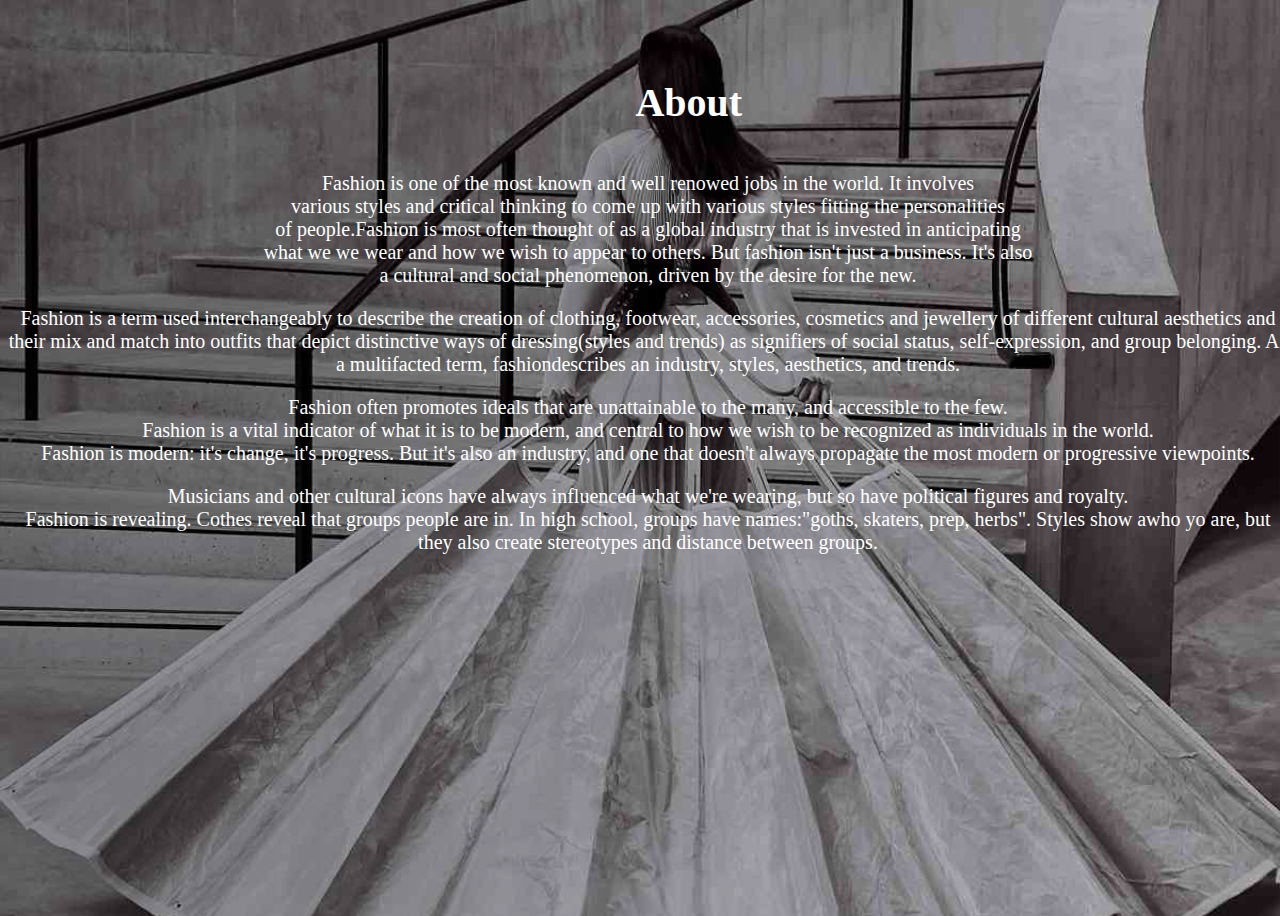
<file: About.html>
<head>
    <head>
        <style>
            p {
                color: white;
                font-family: 'Times New Roman', Times, serif;
                font-size: 20px;
                text-align: center;
            }
            nav{
    display: flex;
    align-items: center;
    justify-content: space-between;
    padding-top: 45px;
    padding-left: 8%;
    padding-right: 8%;
    margin-right: 200px;
}
nav ul li{
    list-style-type: none;
    display: inline-block;
    padding: 10px 25px;
    font-size: 40px;
    font-weight: bold;
    margin-left: 300px;
}
nav ul li a{
    color: white;
    text-decoration: none;
    font-weight: bold;
    text-transform: capitalize;
    margin-left: 160px;
}
nav ul li a:hover{
    color: #4200f9;
    transition: .4s;
}
        </style>
        <title>About</title>
    </head>
    <body style="background-image:  linear-gradient(to right, rgba(0,0,0,0.445),rgba(0,0,0,0.217)),url(./images.jpg); height: 100vh; width: 100%; background-position: center; background-size: cover">
        <div class="about">
            <div class="explain">
                <div>
                    <nav>
                       <ul>
                        <li><a href="#">About</a></li>
                       </ul>
                    </nav>
                <p>Fashion is one of the most known and well renowed jobs in the world. It involves <br>various styles and critical 
                    thinking to come up with various styles fitting the personalities <br>of people.Fashion is most often thought of as a global industry that is 
                    invested in anticipating <br>what we we wear and how we wish to appear to others. But fashion isn't just a business.
                    It's also <br>a cultural and social phenomenon, driven by the desire for the new.
                </p>
                <p><bold>Fashion</bold> is a term used interchangeably to describe the creation of clothing, footwear, accessories, cosmetics
                and jewellery of different cultural aesthetics and their mix and match into outfits that depict distinctive ways of
            dressing(styles and trends) as signifiers of social status, self-expression, and group belonging. As a multifacted term, fashiondescribes an industry,
        styles, aesthetics, and trends.</p>
        <p>Fashion often promotes ideals that are unattainable to the many, and accessible to the few.<br>
        Fashion is a vital indicator of what it is to be modern, and central to how we wish to be recognized as individuals in the world.<br>
    Fashion is modern: it's change, it's progress. But it's also an industry, and one that doesn't always propagate the most modern or progressive viewpoints.</p>
    <p>Musicians and other cultural icons have always influenced what we're wearing, but so have political figures and royalty.<br>
    Fashion is revealing. Cothes reveal that groups people are in. In high school, groups have names:"goths, skaters, prep, herbs". Styles show awho yo are, but they 
also create stereotypes and distance between groups.</p>
</div>
            </div>
        </div>
    </body>
</head>
</file>
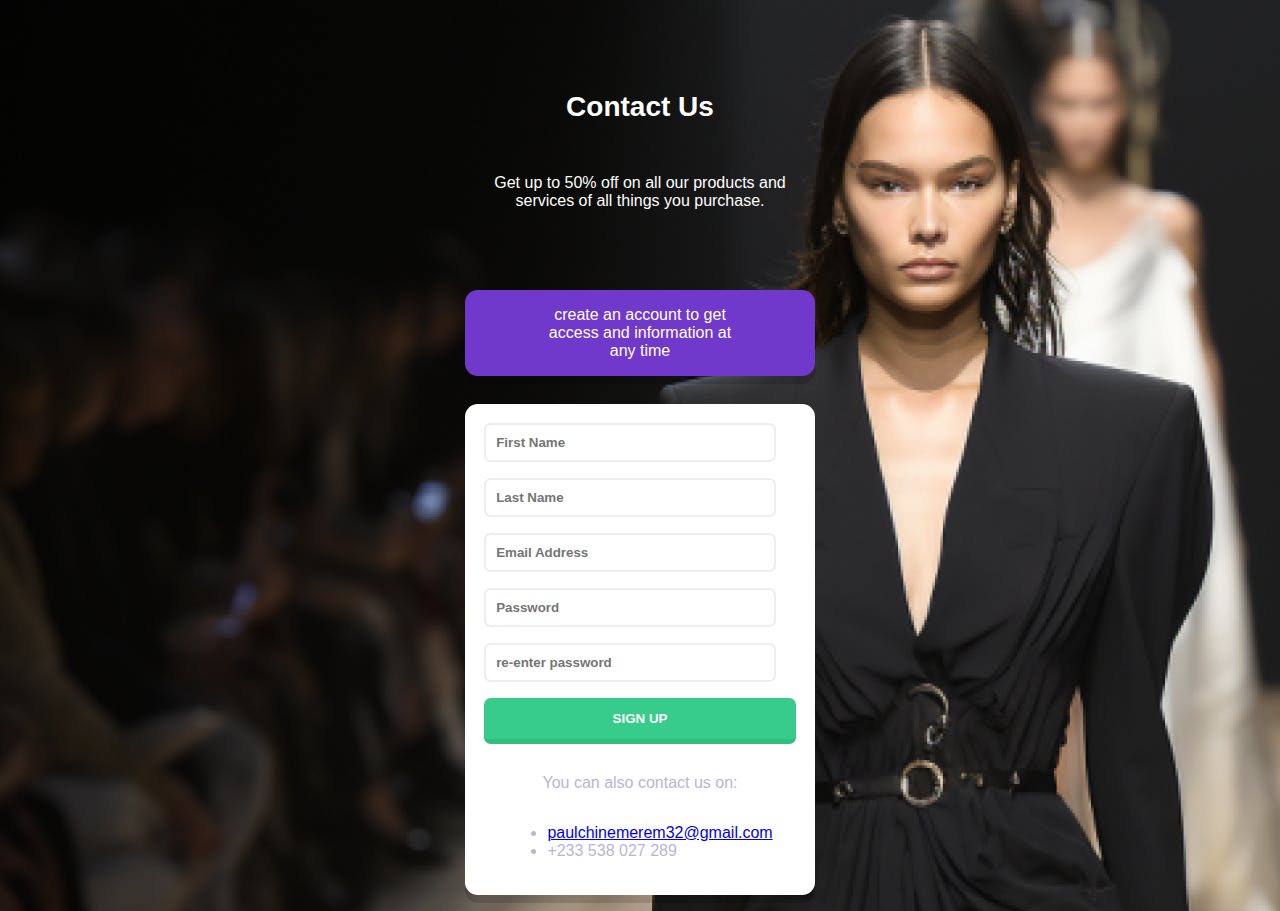
<file: Contact.html>
<html>
  <head>
    <title>Contact Us</title>
    <style>
      body{
        display:flex;
        justify-content: center;
        padding:3rem 0;
        font-family: "poppins", sans-serif;
        font-size:1rem;
        color:white;
        background-image: url(./help.jpg);
      }

      main{
        max-width: 350px;
        display:flex;
        flex-direction:column;
        align-items: center;
      }

      .intro{
        display:flex;
        flex-direction: column;
        justify-content:center ;
        align-items: center;
        text-align:center;
        width: 100%;
        margin-bottom: 3rem;
      }
      .title{
        padding:1rem;
        font-size: 1.75rem;
      }
      .sign-up{
        width:100%;
      }

      .sign-up-para{
        padding:1rem 5rem;
        margin-bottom: 1.75rem;
        border-radius: 0.8rem;
        box-shadow: 0 8px 0px rgba(0 0 0/0.15);
        background-color: #7138cc;
        text-align:center;
      }
      .sign-up-form{
       display: flex;
       flex-direction: column;
       align-items:center;
       padding: 1.2rem;
       border-radius: 0.8rem;
       box-shadow:0 8px 0px rgba(0 0 0/0.15);
       color:#b9b6d3;
       background-color: white;
      }

      .form-input{
        width:100%;
        margin-bottom: 1em;
        position:relative;
      }

      .form-input input{
        width:calc(100% - 20px);
        padding: 10px;
        border:2px solid rgba(185, 182, 211, 0.25);
        border-radius:0.5em;
        font-weight:600;
        color:#3e3c49;
      }
      .form-input input:focus{
        outline:none;
        border: 2px solid #b9b6d3;
      }
      .submit-btn{
        cursor:pointer;
        width:100%;
        padding:1em;
        margin-bottom:1em;
        border: none;
        border-bottom:5px solid #31bf81;
        border-radius:0.5em;
        background-color: #38cc8c;
        color: white;
        font-weight: 600;
        text-transform: uppercase;
      }
      .submit-btn:hover{
        background-color: #5dd5a1;
      } 
    </style>
  </head>
  <body>
    <main>
      <section class="intro">
        <h1 class="title">Contact Us</h1>
        <p>Get up to 50% off on all
          our products and services of all things you purchase.
        </p>
      </section>
      <section class="sign-up">
        <p class="sign-up-para">
          create an account to get access and information at any time
        </p>
        <form class="sign-up-form">
          <div class="form-input">
            <input type="text" name="first-name" id="First-name" placeholder="First Name" required/>
          </div>
          <div class="form-input">
          <input type="text" name="last-name" id="Last-name" placeholder="Last Name" required/>
        </div>
        <div class="form-input">
          <input type="text" name="email" id="email" placeholder="Email Address" required/>
        </div>
        <div class="form-input">
          <input type="text" name="password" id="password" placeholder="Password" required/>
        </div>
        <div class="form-input">
            <input type="text" name="password" id="password" placeholder="re-enter password" required/>
          </div>
        <input class="submit-btn"
        type="submit"
        value="Sign up"/>
        <p>You can also contact us on:</p>  
    <ul>
      <li><a href="paulchinemerem32@gmail.com">paulchinemerem32@gmail.com</a></li>
      <li>+233 538 027 289</li>
    </ul>
        </form>
      </section>
    </main>
  </div>

  </body>
</html>
</file>
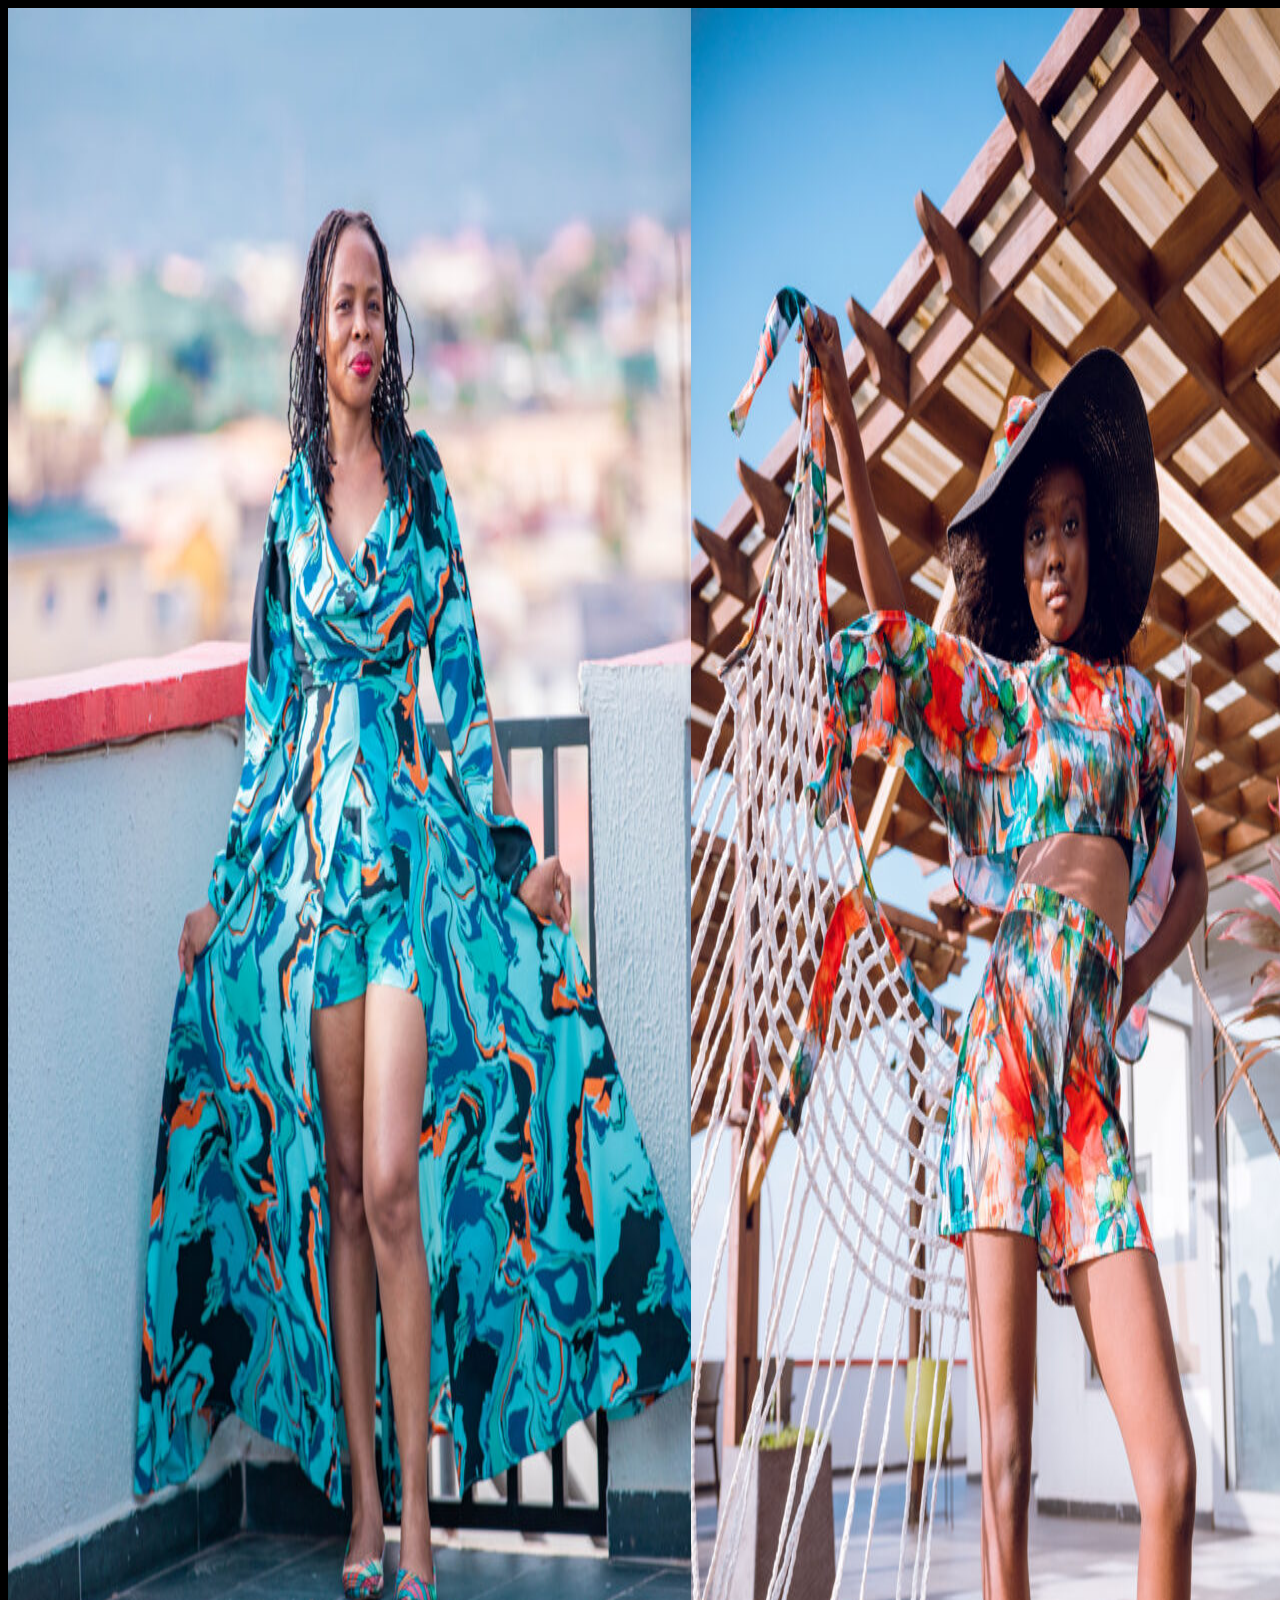
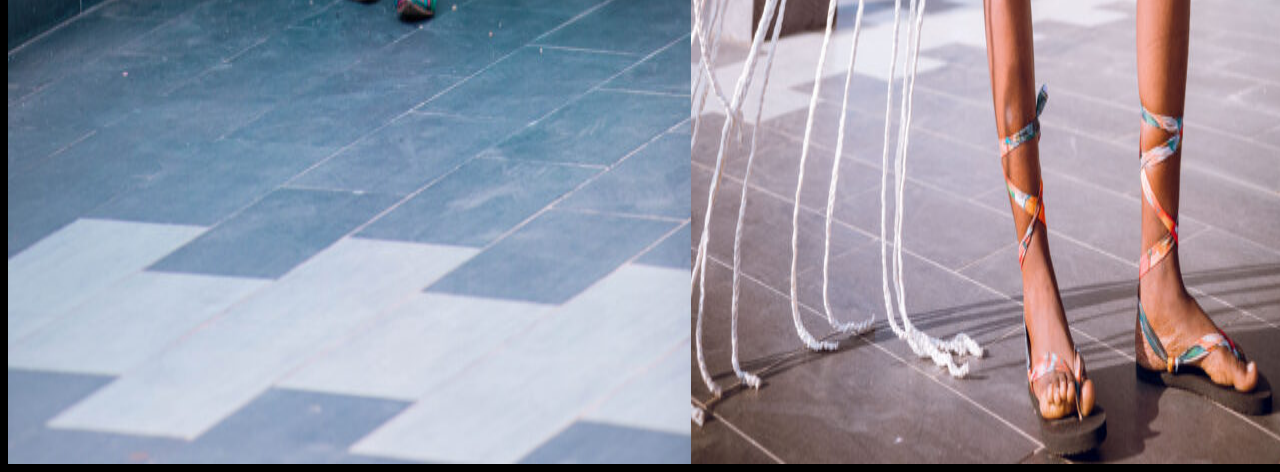
<file: Gallery.html>
<!DOCTYPE html>
<html lang="en">
<head>
    <meta charset="UTF-8">
    <meta name="viewport" content="width=device-width, initial-scale=1.0">
    <title>Gallery</title>
    <style>
        .Gallery{
            display: flex;
        
        }
        
    </style>
</head>
<body style="background: black;">
    <div class="Gallery">
        <img src="blue.jpg" width="1300px">
        <img src="hair.jpg">
        <img src="left.jpg" alt="">
        <div class="floor">
            <img src="white.jpg">
            <img src="green.jpg">
        </div>
    
    </div>
    
</body>
</html>
</file>
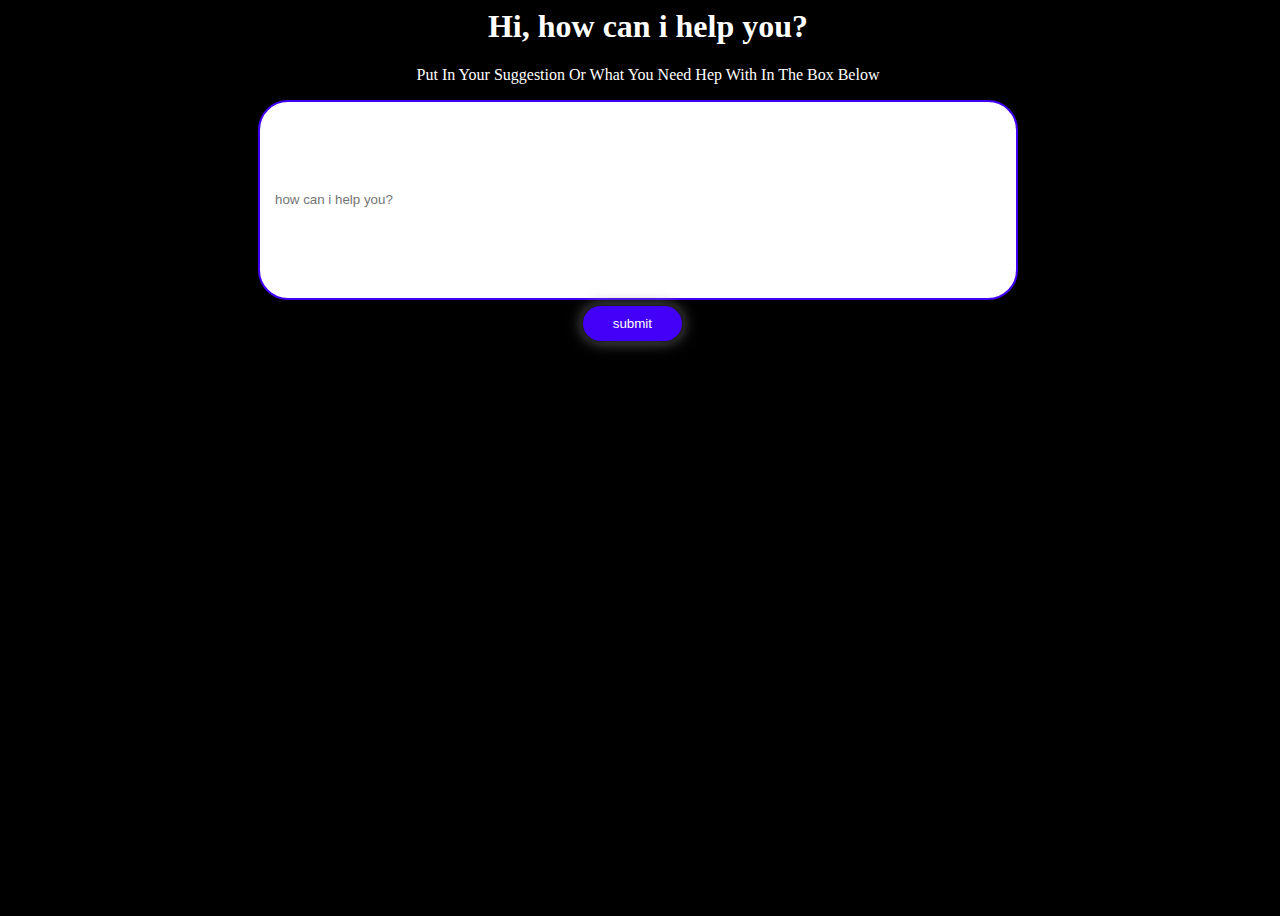
<file: Help.html>
<html>
    <head>
        <title>Help</title>
        <style>
         h1{
            color: white;
            text-align: center;
         }
         h1:hover{
    color: #4200f9;
    transition: .4s;
}
p{
    color: white;
    text-align: center;
    text-transform: capitalize;
}
.suggestion form{
    width: 380px;
    max-width: 100%;
    position: relative;
}
.suggestion form input:first-child{
    display: inline-block;
    width: 200%;
    padding: 13px 130px 14px 15px;
    border: 2px solid #4200f9;
    outline: none;
    border-radius: 30px;
    height: 200px;
    margin-left: 250px;
}
.suggestion form input:last-child{
    position: absolute;
    display: inline-block;
    outline: none;
    border: none;
    padding: 10px 30px;
    border-radius: 30px;
    background-color: #4200f9;
    color: white;
    box-shadow: 0px 0px 5px #000, 0px 0px 15px #858585;
    top: 6px;
    right: 6px;
    margin-top: 200px;
    margin-right: -300px;
    display: flex;
}
        </style>
    </head>
    <body style="background: black; height: 100vh; width: 100%; background-position: center; background-size: cover">
        <div>
        <h1>Hi, how can i help you?</h1>
        <p>put in your suggestion or what you need hep with in the box below</p>
        <div class="suggestion">
            <form>
                <input type="suggestion box" name="suggestion" id="suggestion" placeholder="how can i help you?">
                <input type="submit" name="submit" value="submit">
            </form>

        </div>
        </div>
    </body>
</html>
</file>
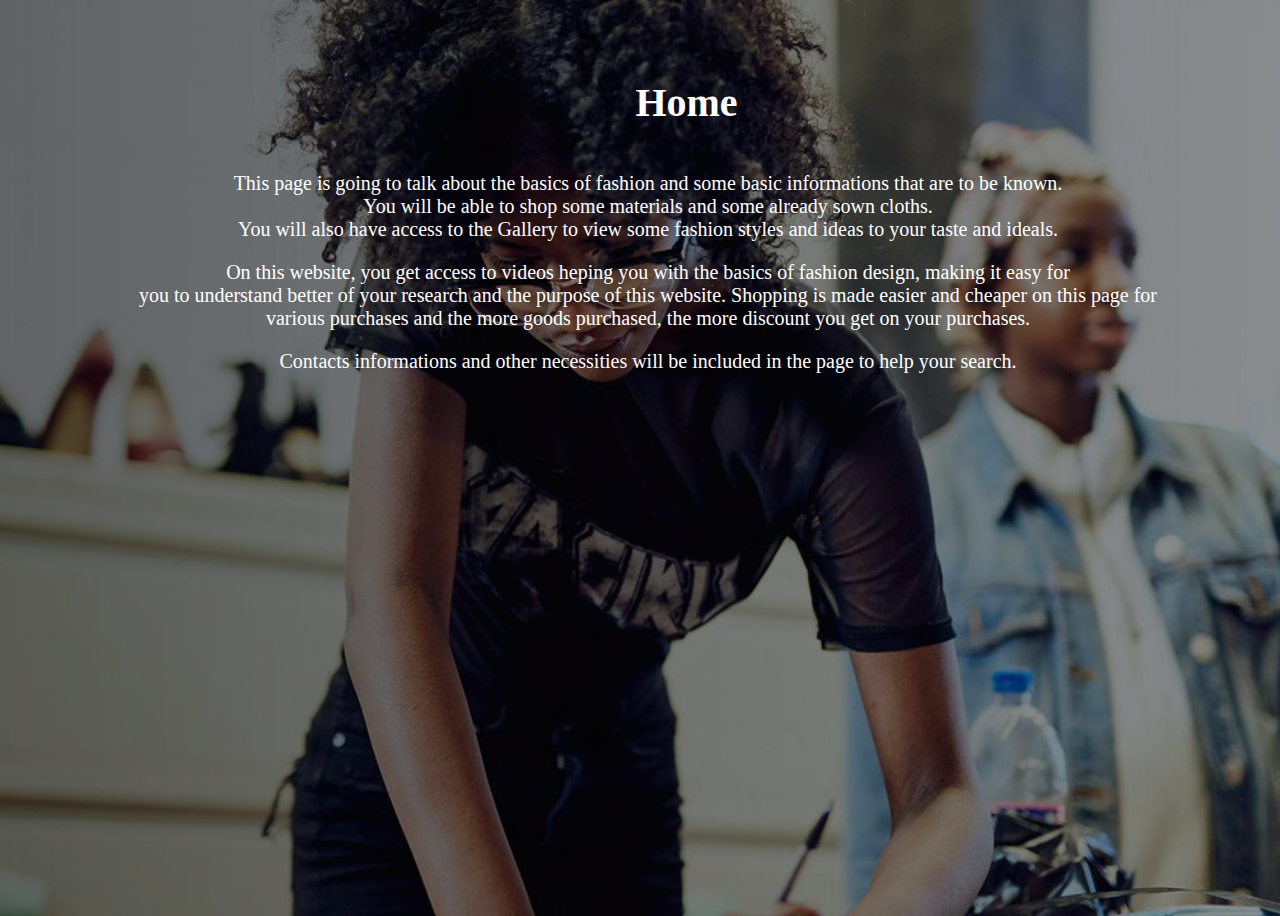
<file: Home.html>
<html>
    <head>
        <style>
            nav{
    display: flex;
    align-items: center;
    justify-content: space-between;
    padding-top: 45px;
    padding-left: 8%;
    padding-right: 8%;
}
nav ul li{
    list-style-type: none;
    display: inline-block;
    padding: 10px 25px;
    font-size: 40px;
    font-weight: bold;
    margin-left: 300px;
    text-align: center;
}
nav ul li a{
    color: white;
    text-decoration: none;
    font-weight: bold;
    text-transform: capitalize;
    text-align: center;
    margin-left: 160px;
}
nav ul li a:hover{
    color: #4200f9;
    transition: .4s;
}
p{
    color: white;
    font-size: 20px;
    font-family: 'Times New Roman', Times, serif;
    text-align: center;
}
        </style>
        <title>Home</title>
    </head>
    <body style="background-image:  linear-gradient(to right, rgba(0,0,0,0.445),rgba(0,0,0,0.217)),url(./background.jpg); height: 100vh; width: 100%; background-position: center; background-size: cover">
        <div>
            <nav>
                <ul>
                 <li><a href="#">Home</a></li>
                </ul>
             </nav>
            <div class="home">
                <p>This page is going to talk about the basics of fashion and some basic informations that are to be known.<br>
                    You will be able to shop some materials and some already sown cloths.<br>You will also have access to the Gallery
                    to view some fashion styles and ideas to your taste and ideals.
                </p>
                <p>On this website, you get access to videos heping you with the basics of fashion design, making it easy for<br> you to understand better
                    of your research and the purpose of this website. Shopping is made easier and cheaper on this page for<br> various purchases and the more goods 
                    purchased, the more discount you get on your purchases.
                </p>
                <p>Contacts informations and other necessities will be included in the page to help your search.</p>
            </div>
        </div>
    </body>
</html>
</file>
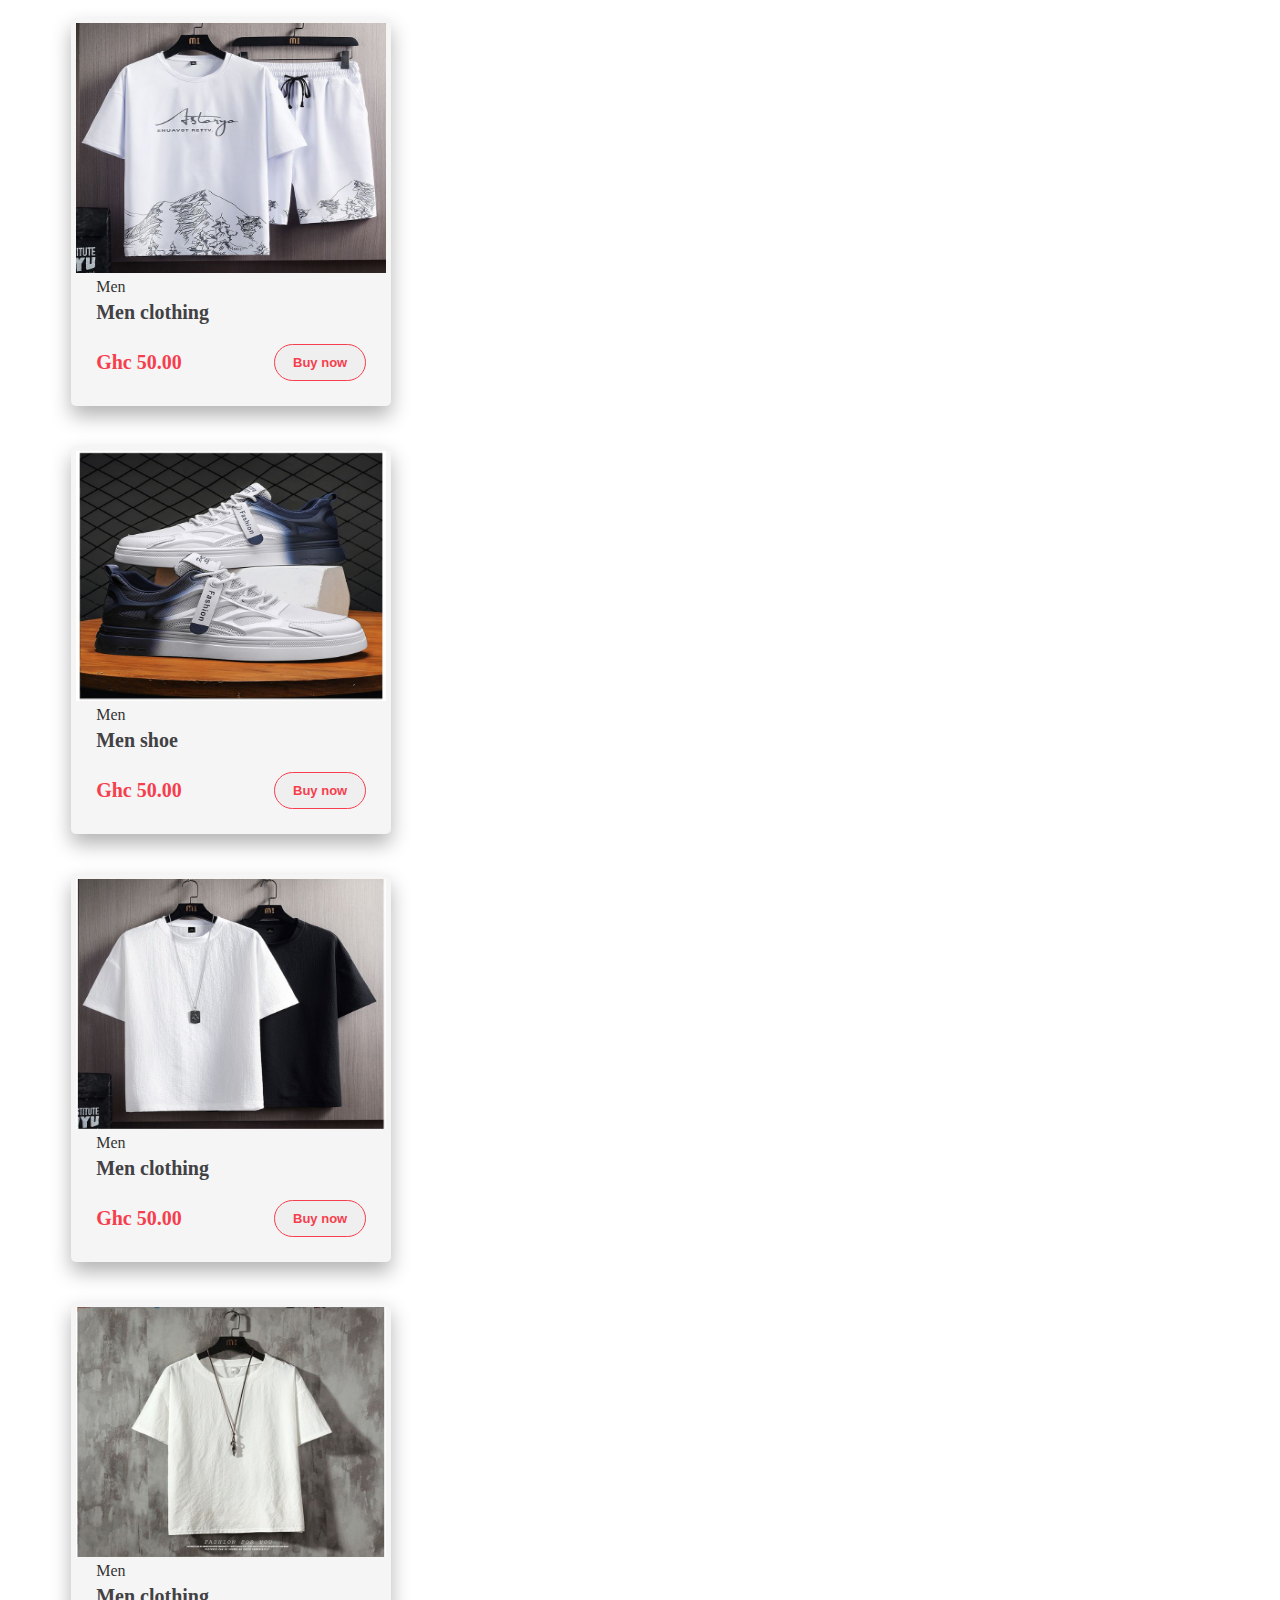
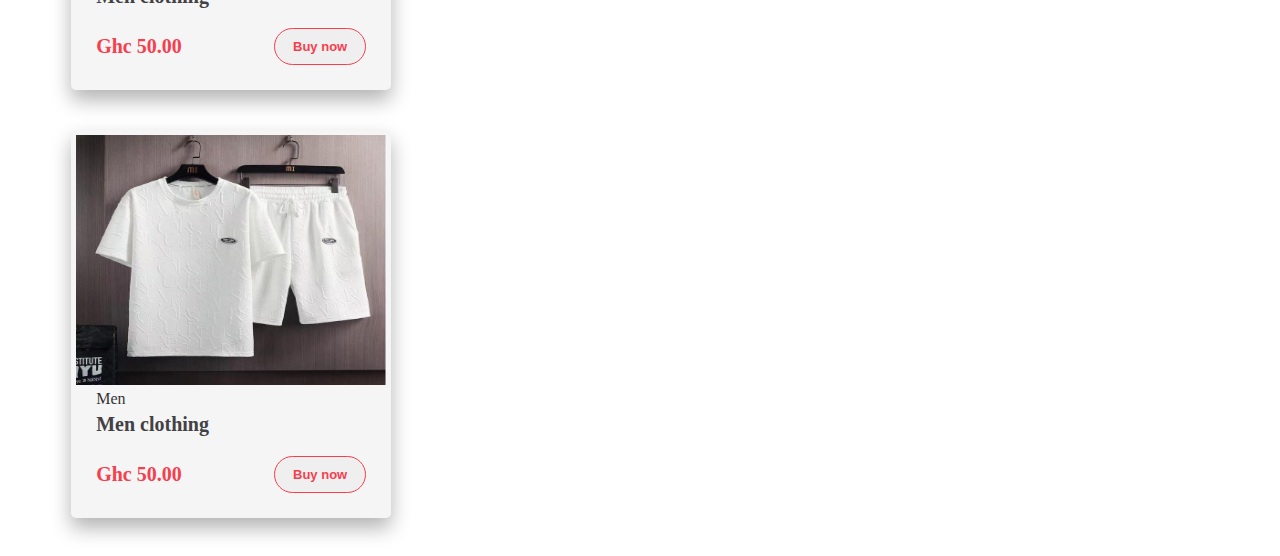
<file: Shop.html>
<html>
    <head>
        <title>Shop</title>
        <style>
            .sec{
                padding: 10px 5%;
            }
            .products{
                display: grid;
                grid-template-columns: auto repeat(auto-fit, minmax(320px, 1fr));
            }
            .products .card{
                width: 310px;
                background: #f5f5f5;
                box-shadow: 0 10px 20px rgba(0,0,0,0.3);
                border-radius: 5px;
                padding: 5px;
                margin-bottom: 20px;
            }
            .products .card img{
                height: 250px;
                width: 100%;
            }
            .products .card .desc{
                padding: 5px 20px;
                opacity: 0.8;
            }
            .products .card .title{
                font-weight: 900;
                font-size: 20px;
                color: #424144;
                padding: 0 20px;
            }
            .products .card .box{
                display: flex;
                justify-content: space-between;
                align-items: center;
                padding: 20px;
            }
            .products .card .box .price{
                color: #f63e4e;
                font-size: 20px;
                font-weight: bold;
            }
            .products .card .box .btn{
                font-size: 13px;
                color: #f63e4e;
                padding: 10px 18px;
                font-weight: 900;
                border: 1px solid #f63e4e;
                border-radius: 20px;
            }
            .products .card .box .btn:hover{
                cursor: pointer;
                background-color: #f63e4e;
                color: white;

            }
        </style>
    </head>
    <body>
        <!-- card start-->
        <section class="sec">
            <div class="products">
                <div class="card">
                    <div class="img"><img src="1.jpg" alt=""></div>
                    <div class="desc">Men</div>
                    <div class="title">Men clothing</div>
        <div class="box">
            <div class="price">Ghc 50.00</div>
            <button class="btn">Buy now</button>
            
        </div>    
    </div>
    <!-- card end-->
    </div>
</section>
<!-- card start-->
<section class="sec">
    <div class="products">
        <div class="card">
            <div class="img"><img src="2.jpg" alt=""></div>
            <div class="desc">Men</div>
            <div class="title">Men shoe</div>
<div class="box">
    <div class="price">Ghc 50.00</div>
    <button class="btn">Buy now</button>
    
</div>    
</div>
<!-- card end-->
</div>
</section>
<!-- card start-->
<section class="sec">
    <div class="products">
        <div class="card">
            <div class="img"><img src="3.jpg" alt=""></div>
            <div class="desc">Men</div>
            <div class="title">Men clothing</div>
<div class="box">
    <div class="price">Ghc 50.00</div>
    <button class="btn">Buy now</button>
    
</div>    
</div>
<!-- card end-->
</div>
</section>
<!-- card start-->
<section class="sec">
    <div class="products">
        <div class="card">
            <div class="img"><img src="7.jpg" alt=""></div>
            <div class="desc">Men</div>
            <div class="title">Men clothing</div>
<div class="box">
    <div class="price">Ghc 50.00</div>
    <button class="btn">Buy now</button>
    
</div>    
</div>
<!-- card end-->
</div>
</section>
<!-- card start-->
<section class="sec">
    <div class="products">
        <div class="card">
            <div class="img"><img src="9.jpg" alt=""></div>
            <div class="desc">Men</div>
            <div class="title">Men clothing</div>
<div class="box">
    <div class="price">Ghc 50.00</div>
    <button class="btn">Buy now</button>
    
</div>    
</div>
<!-- card end-->
</div>
</section>

    </body>
</html>
</file>
